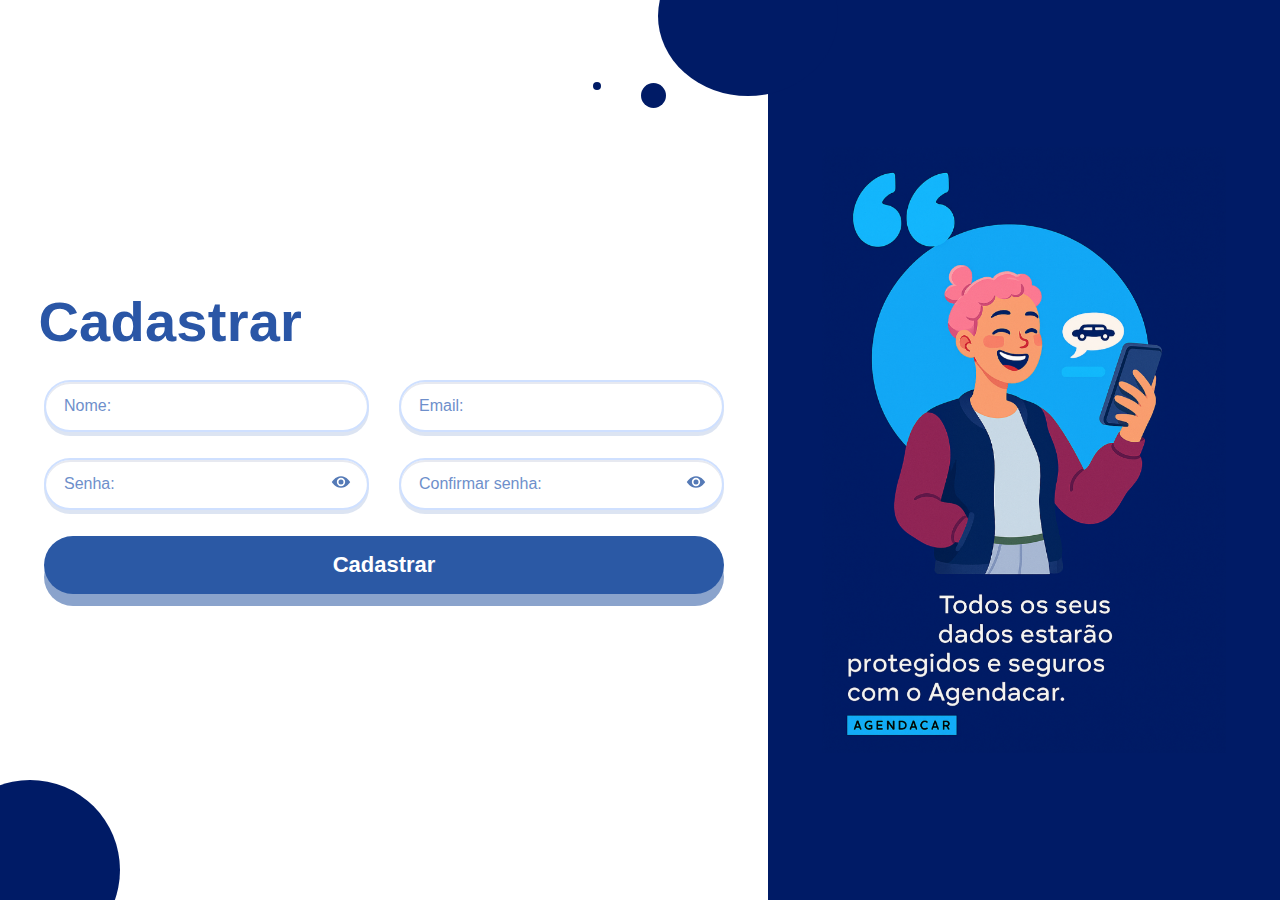
<file: frontend/template/index.html>
<!DOCTYPE html>
<html lang="pt-BR">
  <head>
    <meta charset="UTF-8" />
    <meta name="viewport" content="width=device-width, initial-scale=1.0" />
    <title>Cadastro - Agendacar</title>
    <link href="../static/style.css" rel="stylesheet" />
  </head>

  <body>
    <main class="wrap">
      <section class="left">
        <div class="bridge-ball"></div>
        <div class="pings" aria-hidden="true"><span></span><span></span></div>

        <div class="left-inner">
          <div class="header">
            <h1 class="title">Cadastrar</h1>
          </div>

          <form class="form" id="form" novalidate>
            <!-- NOME + EMAIL (AGORA COM IDs) -->
            <div class="grid-2">
              <input type="text" id="nome" placeholder="Nome:" required />
              <input type="email" id="email" placeholder="Email:" required />
            </div>

            <!-- SENHA + CONFIRMAR SENHA (8+ dígitos) -->
            <div class="grid-2">
              <div class="password-wrapper">
                <input
                  type="password"
                  id="senha"
                  placeholder="Senha:"
                  minlength="8"
                  required
                />
                <span class="toggle" onclick="togglePassword('senha', this)">
                  <svg
                    class="eye open"
                    xmlns="http://www.w3.org/2000/svg"
                    viewBox="0 0 24 24"
                    width="20"
                    height="20"
                  >
                    <path
                      fill="currentColor"
                      d="M12 5c-7 0-11 7-11 7s4 7 11 7 11-7 11-7-4-7-11-7zm0 12a5 5 0 110-10 5 5 0 010 10zm0-8a3 3 0 100 6 3 3 0 000-6z"
                    />
                  </svg>
                  <svg
                    class="eye closed"
                    xmlns="http://www.w3.org/2000/svg"
                    viewBox="0 0 24 24"
                    width="20"
                    height="20"
                  >
                    <path
                      fill="currentColor"
                      d="M12 5c-2.19 0-4.19.5-6 1.35L4.35 4.7 3 6.05l3.1 3.1C4.27 10.34 3 12 3 12s4 7 9 7c1.86 0 3.57-.56 5.05-1.49L18.95 20l1.41-1.41L5.41 3.64 4 5.05 6.2 7.25C8.07 6.47 10.01 6 12 6c7 0 11 7 11 7s-1.14 1.88-3.05 3.49L19.66 14C21.09 12.85 22 11.5 22 11.5S18 5 12 5z"
                    />
                  </svg>
                </span>
              </div>

              <div class="password-wrapper">
                <input
                  type="password"
                  id="confirmar"
                  placeholder="Confirmar senha:"
                  minlength="8"
                  required
                />
                <span
                  class="toggle"
                  onclick="togglePassword('confirmar', this)"
                >
                  <svg
                    class="eye open"
                    xmlns="http://www.w3.org/2000/svg"
                    viewBox="0 0 24 24"
                    width="20"
                    height="20"
                  >
                    <path
                      fill="currentColor"
                      d="M12 5c-7 0-11 7-11 7s4 7 11 7 11-7 11-7-4-7-11-7zm0 12a5 5 0 110-10 5 5 0 010 10zm0-8a3 3 0 100 6 3 3 0 000-6z"
                    />
                  </svg>
                  <svg
                    class="eye closed"
                    xmlns="http://www.w3.org/2000/svg"
                    viewBox="0 0 24 24"
                    width="20"
                    height="20"
                  >
                    <path
                      fill="currentColor"
                      d="M12 5c-2.19 0-4.19.5-6 1.35L4.35 4.7 3 6.05l3.1 3.1C4.27 10.34 3 12 3 12s4 7 9 7c1.86 0 3.57-.56 5.05-1.49L18.95 20l1.41-1.41L5.41 3.64 4 5.05 6.2 7.25C8.07 6.47 10.01 6 12 6c7 0 11 7 11 7s-1.14 1.88-3.05 3.49L19.66 14C21.09 12.85 22 11.5 22 11.5S18 5 12 5z"
                    />
                  </svg>
                </span>
              </div>
            </div>

            <div class="btn-row">
              <button class="btn" type="submit">Cadastrar</button>
            </div>

            <p id="msg" class="msg" aria-live="polite"></p>
          </form>

          <div class="corner-bubble" aria-hidden="true"></div>
        </div>
      </section>

      <section class="right">
        <img src="../img/Imagempj.png" alt="Imagem lateral" class="hero-img" />
      </section>
    </main>

    <script src="../static/main.js"></script>
  </body>
</html>
</file>
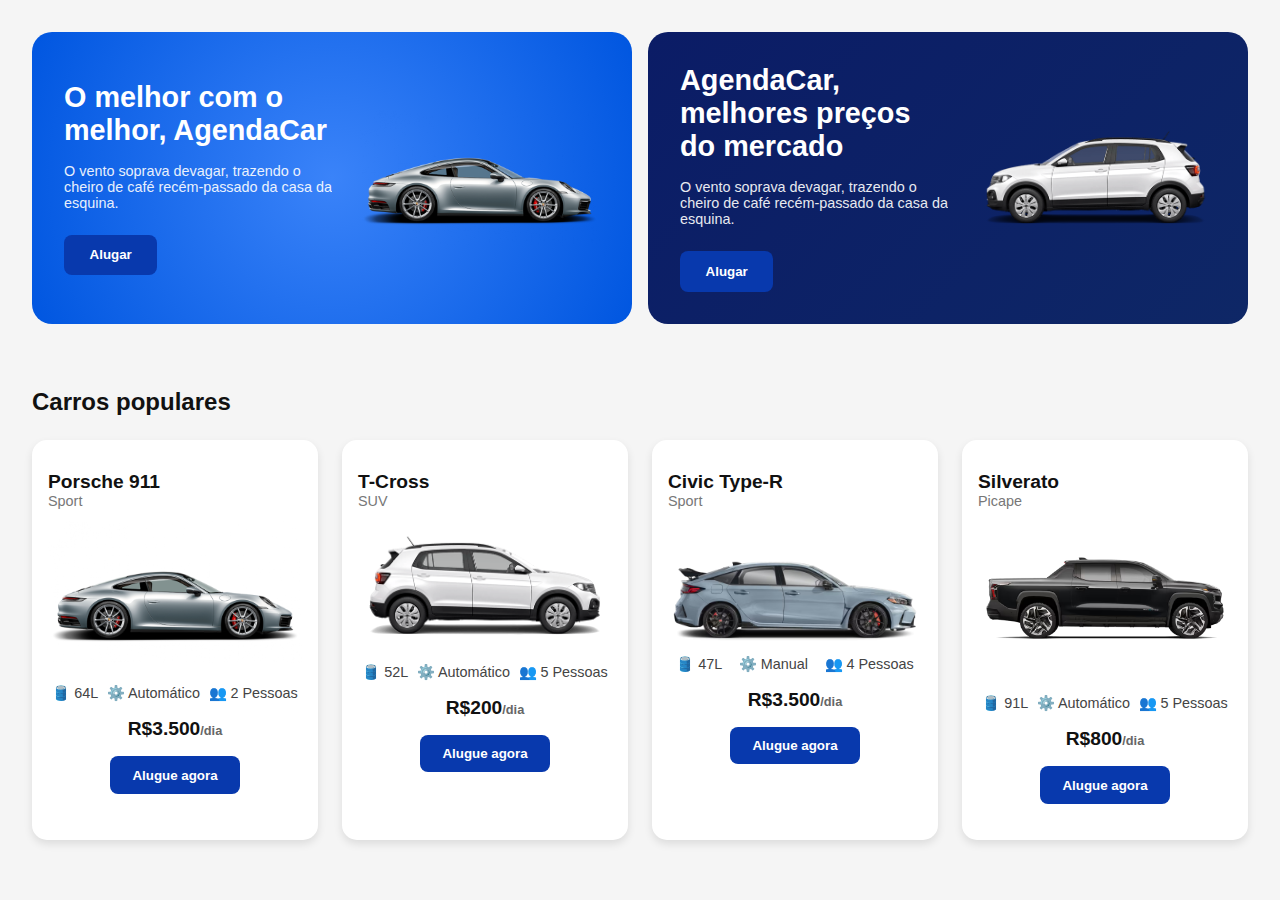
<file: frontend/template/aluguel.html>
<!DOCTYPE html>
<html lang="pt-BR">
  <head>
    <meta charset="UTF-8" />
    <meta name="viewport" content="width=device-width, initial-scale=1.0" />
    <title>AgendaCar</title>
    <link rel="stylesheet" href="../static/Aluguel.css" />
  </head>
  <body>
    <header class="banner-container">
      <div class="banner blue">
        <div class="text">
          <h1>O melhor com o melhor, AgendaCar</h1>
          <p>
            O vento soprava devagar, trazendo o cheiro de café recém-passado da
            casa da esquina.
          </p>
          <button>Alugar</button>
        </div>
        <img src="../img/porsche.png" alt="Porsche 911" />
      </div>

      <div class="banner darkblue">
        <div class="text">
          <h1>AgendaCar, melhores preços do mercado</h1>
          <p>
            O vento soprava devagar, trazendo o cheiro de café recém-passado da
            casa da esquina.
          </p>
          <button>Alugar</button>
        </div>
        <img src="../img/comprar-sense-200-tsi-automatica_5b696e8da4.png" alt="T-Cross" />
      </div>
    </header>

    <main>
      <h2>Carros populares</h2>
      <section class="cars">
        <div class="car-card" id="card1">
          <h3>Porsche 911</h3>
          <p class="type">Sport</p>
          <img src="../img/porsche.png" alt="Porsche 911" />
          <div class="details">
            <span>🛢️ 64L</span>
            <span>⚙️ Automático</span>
            <span>👥 2 Pessoas</span>
          </div>
          <p class="price">R$3.500<span>/dia</span></p>
          <button>Alugue agora</button>
        </div>

        <div class="car-card" id="card2">
          <h3>T-Cross</h3>
          <p class="type">SUV</p>
          <img
            src="../img/comprar-sense-200-tsi-automatica_5b696e8da4.png"
            alt="T-Cross"
          />
          <div class="inf">
            <div class="details">
              <span>🛢️ 52L</span>
              <span>⚙️ Automático</span>
              <span>👥 5 Pessoas</span>
            </div>
            <p class="price">R$200<span>/dia</span></p>
            <button>Alugue agora</button>
          </div>
        </div>

        <div class="car-card" id="card3">
          <h3>Civic Type-R</h3>
          <p class="type">Sport</p>
          <img src="../img/C462088_GA_Side.avif" alt="Civic Type-R" />
          <div class="details">
            <span>🛢️ 47L</span>
            <span>⚙️ Manual</span>
            <span>👥 4 Pessoas</span>
          </div>
          <p class="price">R$3.500<span>/dia</span></p>
          <button>Alugue agora</button>
        </div>

        <div class="car-card" id="card4">
          <h3>Silverato</h3>
          <p class="type">Picape</p>
          <img
            src="../img/2024-Silverado-EV-hero.avif"
            alt="Silverato"
          />
          <div class="details">
            <span>🛢️ 91L</span>
            <span>⚙️ Automático</span>
            <span>👥 5 Pessoas</span>
          </div>
          <p class="price">R$800<span>/dia</span></p>
          <button>Alugue agora</button>
        </div>
      </section>
    </main>
  </body>
</html>
</file>
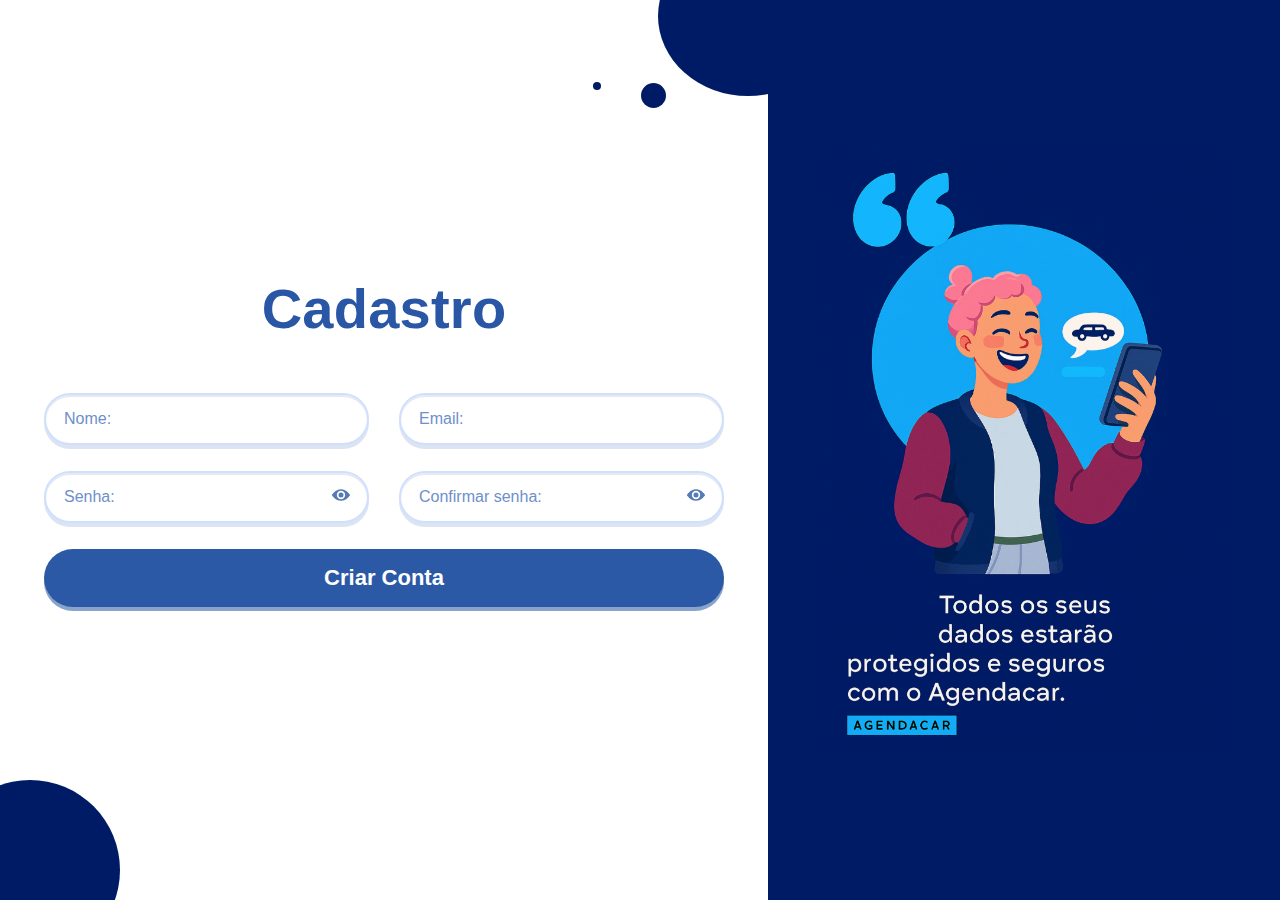
<file: frontend/template/Cadastro.html>
<!DOCTYPE html>
<html lang="pt-BR">
  <head>
    <meta charset="UTF-8" />
    <meta name="viewport" content="width=device-width, initial-scale=1.0" />
    <title>Cadastro - Agendacar</title>
    <link href="../static/Cadastro.css" rel="stylesheet" />
  </head>

  <body>
    <main class="wrap">
      <section class="left">
        <div class="bridge-ball"></div>
        <div class="pings" aria-hidden="true"><span></span><span></span></div>

        <div class="left-inner">
          <div class="header">
            <h1 class="title">Cadastro</h1>
          </div>

          <form class="form" id="form" novalidate>
            <div class="grid-2">
              <input type="text" id="nome" placeholder="Nome:" required />
              <input type="email" id="email" placeholder="Email:" required />
            </div>

            <div class="grid-2">
              <div class="password-wrapper">
                <input
                  type="password"
                  id="senha"
                  placeholder="Senha:"
                  minlength="8"
                  required
                />
                <span class="toggle" onclick="togglePassword('senha', this)">
                  <svg
                    class="eye open"
                    xmlns="http://www.w3.org/2000/svg"
                    viewBox="0 0 24 24"
                    width="20"
                    height="20"
                  >
                    <path
                      fill="currentColor"
                      d="M12 5c-7 0-11 7-11 7s4 7 11 7 11-7 11-7-4-7-11-7zm0 12a5 5 0 110-10 5 5 0 010 10zm0-8a3 3 0 100 6 3 3 0 000-6z"
                    />
                  </svg>
                  <svg
                    class="eye closed"
                    xmlns="http://www.w3.org/2000/svg"
                    viewBox="0 0 24 24"
                    width="20"
                    height="20"
                  >
                    <path
                      fill="currentColor"
                      d="M12 5c-2.19 0-4.19.5-6 1.35L4.35 4.7 3 6.05l3.1 3.1C4.27 10.34 3 12 3 12s4 7 9 7c1.86 0 3.57-.56 5.05-1.49L18.95 20l1.41-1.41L5.41 3.64 4 5.05 6.2 7.25C8.07 6.47 10.01 6 12 6c7 0 11 7 11 7s-1.14 1.88-3.05 3.49L19.66 14C21.09 12.85 22 11.5 22 11.5S18 5 12 5z"
                    />
                  </svg>
                </span>
              </div>

              <div class="password-wrapper">
                <input
                  type="password"
                  id="confirmar"
                  placeholder="Confirmar senha:"
                  minlength="8"
                  required
                />
                <span
                  class="toggle"
                  onclick="togglePassword('confirmar', this)"
                >
                  <svg
                    class="eye open"
                    xmlns="http://www.w3.org/2000/svg"
                    viewBox="0 0 24 24"
                    width="20"
                    height="20"
                  >
                    <path
                      fill="currentColor"
                      d="M12 5c-7 0-11 7-11 7s4 7 11 7 11-7 11-7-4-7-11-7zm0 12a5 5 0 110-10 5 5 0 010 10zm0-8a3 3 0 100 6 3 3 0 000-6z"
                    />
                  </svg>
                  <svg
                    class="eye closed"
                    xmlns="http://www.w3.org/2000/svg"
                    viewBox="0 0 24 24"
                    width="20"
                    height="20"
                  >
                    <path
                      fill="currentColor"
                      d="M12 5c-2.19 0-4.19.5-6 1.35L4.35 4.7 3 6.05l3.1 3.1C4.27 10.34 3 12 3 12s4 7 9 7c1.86 0 3.57-.56 5.05-1.49L18.95 20l1.41-1.41L5.41 3.64 4 5.05 6.2 7.25C8.07 6.47 10.01 6 12 6c7 0 11 7 11 7s-1.14 1.88-3.05 3.49L19.66 14C21.09 12.85 22 11.5 22 11.5S18 5 12 5z"
                    />
                  </svg>
                </span>
              </div>
            </div>

            <div class="btn-row">
              <button class="btn" type="submit">Criar Conta</button>
            </div>

            <p id="msg" class="msg" aria-live="polite"></p>
          </form>

          <div class="corner-bubble" aria-hidden="true"></div>
        </div>
      </section>

      <section class="right">
        <img src="../img/Imagempj.png" alt="Imagem lateral" class="hero-img" />
      </section>
    </main>

    <script>
      function togglePassword(id, el) {
        const input = document.getElementById(id);
        if (!input || !el) return;
        const open = el.querySelector(".eye.open");
        const closed = el.querySelector(".eye.closed");
        const isPassword = input.type === "password";
        input.type = isPassword ? "text" : "password";
        if (open && closed) {
          open.style.display = isPassword ? "none" : "inline";
          closed.style.display = isPassword ? "inline" : "none";
        }
      }

      function emailValido(email) {
        const regexBasico = /^[^\s@]+@[^\s@]+\.[^\s@]+$/;
        if (!regexBasico.test(email)) return false;
        const dominiosPermitidos = [
          "gmail.com",
          "hotmail.com",
          "outlook.com",
          "yahoo.com",
          "live.com",
          "icloud.com",
        ];
        const dominio = email.split("@")[1]?.toLowerCase();
        return dominiosPermitidos.includes(dominio);
      }

      document.addEventListener("DOMContentLoaded", () => {
        const form = document.getElementById("form");
        const inputNome = document.getElementById("nome");
        const inputEmail = document.getElementById("email");
        const inputSenha = document.getElementById("senha");
        const inputConfirmar = document.getElementById("confirmar");
        const msg = document.getElementById("msg");
        const botao = document.querySelector(".btn");

        if (!form || !botao) return;

        function resetBotao() {
          botao.disabled = false;
          botao.classList.remove("loading", "success");
          botao.style.cursor = "pointer";
          botao.textContent = "Criar Conta";
        }

        form.addEventListener("submit", async (event) => {
          event.preventDefault(); // Impede recarregar a tela

          const nome = inputNome.value.trim();
          const email = inputEmail.value.trim();
          const senha = inputSenha.value;
          const confirmar = inputConfirmar.value;

          if (msg) {
            msg.textContent = "";
            msg.style.opacity = "0";
          }

          botao.disabled = true;
          botao.classList.add("loading");
          botao.textContent = "Processando...";

          // VALIDAÇÕES
          if (!nome || !email || !senha || !confirmar) {
            if (msg) {
              msg.textContent = "Preencha todos os campos.";
              msg.style.color = "#dc3545";
              msg.style.opacity = "1";
            }
            resetBotao();
            return;
          }
          if (!emailValido(email)) {
            if (msg) {
              msg.textContent = "Email inválido.";
              msg.style.color = "#dc3545";
              msg.style.opacity = "1";
            }
            resetBotao();
            return;
          }
          if (senha.length < 8) {
            if (msg) {
              msg.textContent = "Senha deve ter 8+ caracteres.";
              msg.style.color = "#dc3545";
              msg.style.opacity = "1";
            }
            resetBotao();
            return;
          }
          if (senha !== confirmar) {
            if (msg) {
              msg.textContent = "Senhas não conferem.";
              msg.style.color = "#dc3545";
              msg.style.opacity = "1";
            }
            resetBotao();
            return;
          }

          try {
            // 1. CONECTA NO FLASK (Porta 5000)
            const resp = await fetch("http://127.0.0.1:5000/cadastrar", {
              method: "POST",
              headers: { "Content-Type": "application/json" },
              body: JSON.stringify({ nome, email, senha }),
            });

            let data = {};
            try {
              data = await resp.json();
            } catch (e) {}

            if (!resp.ok || data.status === "erro") {
              const erroMsg = data.msg || "Erro ao cadastrar.";
              if (msg) {
                msg.textContent = erroMsg;
                msg.style.color = "#dc3545";
                msg.style.opacity = "1";
              }
              resetBotao();
              return;
            }

            // SUCESSO
            if (msg) {
              msg.textContent = "Cadastrado com sucesso!";
              msg.style.color = "green";
              msg.style.opacity = "1";
            }
            botao.classList.remove("loading");
            botao.classList.add("success");
            botao.textContent = "✔";

            setTimeout(() => {
              // 2. VOLTA PRO ARQUIVO NO LIVE SERVER
              window.location.href = "Login.html";
            }, 1000);
          } catch (erro) {
            console.error(erro);
            if (msg) {
              msg.textContent = "Erro de conexão com o Python.";
              msg.style.color = "#dc3545";
              msg.style.opacity = "1";
            }
            resetBotao();
          }
        });
      });
    </script>
  </body>
</html>
</file>
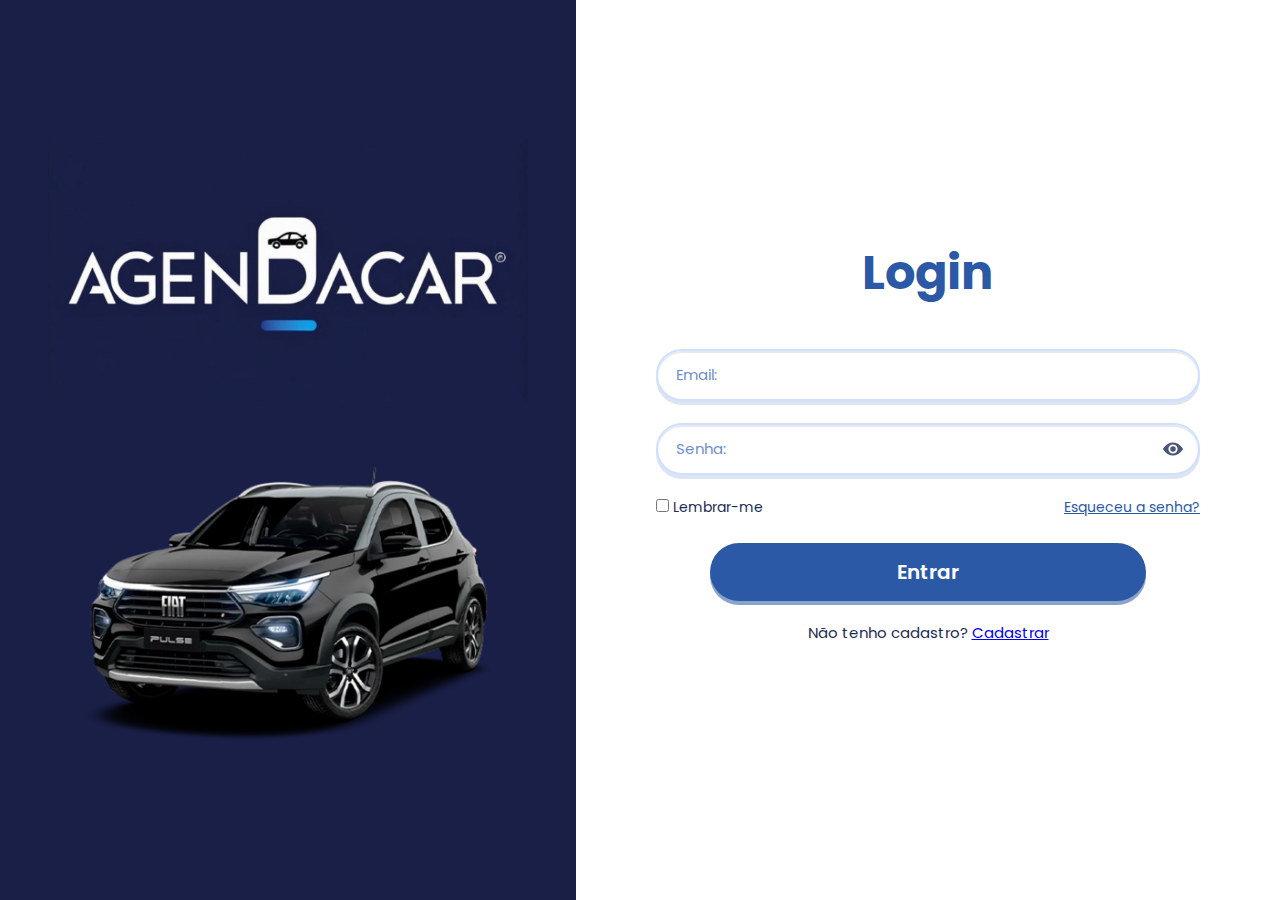
<file: frontend/template/Login.html>
<!DOCTYPE html>
<html lang="pt-BR">
  <head>
    <meta charset="UTF-8" />
    <meta name="viewport" content="width=device-width, initial-scale=1.0" />
    <title>Login - Agendacar</title>
    <link rel="stylesheet" href="../static/Login.css" />
  </head>

  <body>
    <div class="container">
      <div class="left-side">
        <div class="logo">
          <img src="../img/Agendacarlog.png" alt="Agendacar" />
        </div>
        <img src="../img/carro.png" alt="Carro Fiat" class="car-img" />
      </div>

      <div class="right-side">
        <h1>Login</h1>

        <form id="loginForm" method="POST" action="/">
          <div class="input-box">
            <input
              type="email"
              id="email"
              name="email"
              placeholder="Email:"
              required
            />
          </div>

          <div class="input-box password-wrapper">
            <input
              type="password"
              id="senha"
              name="senha"
              placeholder="Senha:"
              required
            />

            <span class="toggle" onclick="togglePassword('senha', this)">
              <svg
                class="eye open"
                xmlns="http://www.w3.org/2000/svg"
                viewBox="0 0 24 24"
                width="22"
                height="22"
              >
                <path
                  fill="currentColor"
                  d="M12 5c-7 0-11 7-11 7s4 7 11 7 11-7 11-7-4-7-11-7zm0 12a5 5 0 110-10 5 5 0 010 10zm0-8a3 3 0 100 6 3 3 0 000-6z"
                />
              </svg>

              <svg
                class="eye closed"
                xmlns="http://www.w3.org/2000/svg"
                viewBox="0 0 24 24"
                width="22"
                height="22"
              >
                <path
                  fill="currentColor"
                  d="M12 5c-2.19 0-4.19.5-6 1.35L4.35 4.7 3 6.05l3.1 3.1C4.27 10.34 3 12 3 12s4 7 9 7c1.86 0 3.57-.56 5.05-1.49L18.95 20l1.41-1.41L5.41 3.64 4 5.05 6.2 7.25C8.07 6.47 10.01 6 12 6c7 0 11 7 11 7s-1.14 1.88-3.05 3.49L19.66 14C21.09 12.85 22 11.5 22 11.5S18 5 12 5z"
                />
              </svg>
            </span>
          </div>

          <div class="options">
            <label><input type="checkbox" /> Lembrar-me</label>
            <a href="#">Esqueceu a senha?</a>
          </div>

          <div class="btn-row">
            <button type="submit" class="btn">Entrar</button>
          </div>

          <p class="register">
            Não tenho cadastro?
            <a href="Cadastro.html">Cadastrar</a>
          </p>

          <p id="loginMsg" class="register"></p>
        </form>
      </div>
    </div>

    <script src="../static/login.js"></script>
  </body>
</html>
</file>
<file: frontend/static/style.css>
:root {
  --blue-900: #001b66;
  --blue-500: #2b59a5;
  --blue-300: #cfe0ff;
  --ink: #1b2b52;
  --bg: #ffffff;
}

* {
  box-sizing: border-box;
  margin: 0;
  padding: 0;
}
html,
body {
  height: 100%;
}
body {
  background: var(--bg);
  font-family: "Poppins", sans-serif;
  color: var(--ink);
}

.wrap {
  display: flex;
  width: 100%;
  height: 100vh;
  overflow: hidden;
}

.left {
  flex: 0 0 60%;
  background: #fff;
  position: relative;
  display: flex;
  align-items: center;
  justify-content: center;
}

.left-inner {
  width: 90%;
  max-width: 920px;
  margin-top: -8px;
}

.header {
  display: flex;
  align-items: center;
  justify-content: space-between;
  margin-bottom: 26px;
  justify-content: flex-start;
}
.title {
  font-size: 56px;
  font-weight: 700;
  color: #2a56a6;
  letter-spacing: 0.25px;
}

.form {
  width: 100%;
}

.grid-2 {
  display: grid;
  grid-template-columns: repeat(2, 1fr);
  max-width: 760px;
  gap: 22px 40px;
  margin: 0 auto 26px auto;
}

.form input {
  width: 100%;
  height: 52px;
  border-radius: 26px;
  border: 2px solid var(--blue-300);
  padding: 0 18px;
  font-size: 16px;
  color: #224a8d;
  background: #fff;
  outline: none;
  box-shadow: 0 4px 0 rgba(118, 151, 203, 0.26),
    inset 0 2px 0 rgba(18, 44, 103, 0.1);
}
.form input::placeholder {
  color: #6e8fcb;
}

.password-wrapper {
  position: relative;
  display: flex;
  align-items: center;
}
.password-wrapper input {
  width: 100%;
  padding-right: 45px;
}
.password-wrapper .toggle {
  position: absolute;
  right: 18px;
  cursor: pointer;
  user-select: none;
  color: #2b59a5;
  opacity: 0.8;
  transition: opacity 0.2s;
}
.password-wrapper .toggle:hover {
  opacity: 1;
}
.password-wrapper .eye.closed {
  display: none;
}

.btn-row {
  display: flex;
  justify-content: center;
  width: 100%;
  margin-top: 18px;
}
.btn {
  max-width: 360px;
  width: 100%;
  height: 58px;
  border: none;
  border-radius: 30px;
  font-size: 22px;
  font-weight: 600;
  color: #fff;
  background: var(--blue-500);
  box-shadow: 0 12px 0 #8aa3cc;
  cursor: pointer;
  transition: transform 0.08s ease-in;
}
.btn:active {
  transform: translateY(2px);
}
.msg {
  text-align: center;
  margin-top: 10px;
  font-size: 13px;
  color: #2b59a5;
  max-width: 760px;
  margin-left: auto;
  margin-right: auto;
}

.corner-bubble {
  position: absolute;
  left: -60px;
  bottom: -60px;
  width: 180px;
  height: 180px;
  border-radius: 50%;
  background: var(--blue-900);
}

.bridge-ball {
  position: absolute;
  top: -64px;
  right: -70px;
  width: 180px;
  height: 160px;
  border-radius: 70%;
  background: var(--blue-900);
  filter: none;
  z-index: 2;
}

.pings {
  position: absolute;
  top: 81px;
  right: 102px;
  display: flex;
  align-items: center;
  gap: 40px;
  transform: none;
  z-index: 3;
}

.pings span {
  background: var(--blue-900);
  border-radius: 50%;
  box-shadow: none;
}

.pings span:nth-child(1) {
  width: 8px;
  height: 8px;
  transform: translateY(-8px);
}

.pings span:nth-child(2) {
  width: 25px;
  height: 25px;
  transform: translateY(2px);
}

.right {
  flex: 0 0 40%;
  background: var(--blue-900);
  position: relative;
  overflow: hidden;
  display: flex;
  align-items: center;
  justify-content: center;
}

.hero-img {
  width: 79%;
  height: auto;
  object-fit: contain;
  object-position: 45% bottom;
  display: block;
}

@media (max-width: 1300px) {
  .grid-2 {
    max-width: 680px;
    gap: 20px 30px;
  }
  .btn,
  .msg {
    max-width: 680px;
  }
}

@media (max-width: 1100px) {
  .wrap {
    flex-direction: column;
  }
  .right {
    min-height: 52vh;
  }
  .left-inner {
    width: 90%;
    padding: 40px 0;
    margin: 0 auto;
    text-align: center;
  }
  .header {
    justify-content: center;
  }
  .grid-2 {
    grid-template-columns: 1fr;
    justify-content: stretch;
    max-width: 100%;
    margin: 0 auto 26px auto;
  }
  .btn-row {
    max-width: 100%;
  }
  .btn,
  .msg {
    max-width: 100%;
  }
  .title {
    font-size: 44px;
  }
}
</file>
<file: frontend/static/Aluguel.css>
* {
  margin: 0;
  padding: 0;
  box-sizing: border-box;
  font-family: 'Inter', sans-serif;
}

body {
  background-color: #f5f5f5;
  color: #111;
}

.banner-container {
  display: flex;
  gap: 1rem;
  padding: 2rem;
  flex-wrap: wrap;
}

.banner {
  flex: 1;
  min-width: 320px;
  border-radius: 20px;
  color: #fff;
  padding: 2rem;
  display: flex;
  align-items: center;
  justify-content: space-between;
}

.banner img {
  width: 45%;
  height: auto;
}

.banner.blue {
  background: radial-gradient(circle at center, #3a83f9 0%, #0056e0 100%);
}

.banner.darkblue {
  background: linear-gradient(135deg, #0b1c66, #0e2766);
}

.banner .text {
  width: 50%;
}

.banner h1 {
  font-size: 1.8rem;
  margin-bottom: 1rem;
}

.banner p {
  font-size: 0.9rem;
  margin-bottom: 1.5rem;
  opacity: 0.9;
}

.banner button {
  background: #0839ad;
  border: none;
  color: #fff;
  padding: 0.8rem 1.6rem;
  border-radius: 8px;
  cursor: pointer;
  font-weight: 600;
}

.banner button:hover {
  background-color: #002c8d;
}

main {
  padding: 2rem;
}

main h2 {
  font-size: 1.5rem;
  margin-bottom: 1.5rem;
}

.cars {
  display: grid;
  grid-template-columns: repeat(auto-fit, minmax(250px, 1fr));
  gap: 1.5rem;
}

.car-card#card1 img {
  margin-bottom: 15px;
  padding-bottom: 2px;

}

.car-card#card2 img {
  transform: scaleX(-1);
  margin-top: -25px;
}

.car-card#card2 .inf {
  margin-top: -31px;
}

.car-card .type, .car-card h3 {
  text-align: start;
  ;
}

.car-card#card3 img{
  transform: scaleX(-1);
  margin-bottom: -45px;
  margin-top: -15px;
  
}

.car-card#card4 img {
  margin-top: -8px;
  padding-bottom: 35px;

}

.car-card {
  background: #fff;
  border-radius: 15px;
  padding: 1rem;
  box-shadow: 0 4px 8px rgba(0,0,0,0.1);
  text-align: center;
  transition: transform 0.2s ease, box-shadow 0.2s ease;
}

.car-card:hover {
  transform: translateY(-5px);
  box-shadow: 0 6px 16px rgba(0,0,0,0.15);
}

.car-card img {
  width: 100%;
  height: auto;
  margin-bottom: 1rem;

}

.car-card h3 {
  font-size: 1.2rem;
  padding-top: 15px ;
}

.car-card .type {
  color: #777;
  font-size: 0.9rem;
  margin-bottom: 0.8rem;
}



.details {
  display: flex;
  justify-content: space-around;
  font-size: 0.9rem;
  margin-bottom: 1rem;
  color: #444;
}

.price {
  font-weight: bold;
  font-size: 1.2rem;
  margin-bottom: 1rem;
}

.price span {
  font-size: 0.8rem;
  color: #666;
}

.car-card button {
  margin-bottom: 20px;
  background-color: #0839ad;
  border: none;
  color: white;
  padding: 0.7rem 1.4rem;
  border-radius: 8px;
  cursor: pointer;
  font-weight: 600;
}

.car-card button:hover {
  background-color: #002c8d;
}
</file>
<file: frontend/static/Cadastro.css>
:root {
  --blue-900: #001b66;
  --blue-500: #2b59a5;
  --blue-300: #cfe0ff;
  --ink: #1b2b52;
  --bg: #ffffff;
}

* {
  box-sizing: border-box;
  margin: 0;
  padding: 0;
}
html,
body {
  height: 100%;
}
body {
  background: var(--bg);
  font-family: "Poppins", sans-serif;
  color: var(--ink);
}

.wrap {
  display: flex;
  width: 100%;
  height: 100vh;
  overflow: hidden;
}

.left {
  flex: 0 0 60%;
  background: #fff;
  position: relative;
  display: flex;
  align-items: center;
  justify-content: center;
}

.left-inner {
  width: 90%;
  max-width: 920px;
  margin-top: -8px;
}

.header {
  display: flex;
  align-items: center;
  justify-content: space-between;
  margin-bottom: 26px;
  justify-content: flex-start;
}
.title {
  font-size: 56px;
  font-weight: 700;
  color: #2a56a6;
  letter-spacing: 0.25px;
  max-width: 760px;
  gap: 22px 40px;
  margin: 0 auto 26px auto;
}

.form {
  width: 100%;
}

.grid-2 {
  display: grid;
  grid-template-columns: repeat(2, 1fr);
  max-width: 760px;
  gap: 22px 40px;
  margin: 0 auto 26px auto;
}

.form input {
  width: 100%;
  height: 52px;
  border-radius: 26px;
  border: 2px solid var(--blue-300);
  padding: 0 18px;
  font-size: 16px;
  color: #224a8d;
  background: #fff;
  outline: none;
  box-shadow: 0 4px 0 rgba(118, 151, 203, 0.26),
    inset 0 2px 0 rgba(18, 44, 103, 0.1);
}
.form input::placeholder {
  color: #6e8fcb;
}

.password-wrapper {
  position: relative;
  display: flex;
  align-items: center;
}
.password-wrapper input {
  width: 100%;
  padding-right: 45px;
}
.password-wrapper .toggle {
  position: absolute;
  right: 18px;
  cursor: pointer;
  user-select: none;
  color: #2b59a5;
  opacity: 0.8;
  transition: opacity 0.2s;
}
.password-wrapper .toggle:hover {
  opacity: 1;
}
.password-wrapper .eye.closed {
  display: none;
}

.btn-row {
  display: flex;
  justify-content: center;
  width: 100%;
  margin-top: 18px;
}
.btn {
  max-width: 360px;
  width: 100%;
  height: 58px;
  border: none;
  border-radius: 30px;
  font-size: 22px;
  font-weight: 600;
  color: #fff;
  background: var(--blue-500);
  box-shadow: 0 4px 0 #8aa3cc;
  cursor: pointer;
  transition: transform 0.08s ease-in;
}
.btn:active {
  transform: translateY(2px);
}
.msg {
  text-align: center;
  margin-top: 10px;
  font-size: 13px;
  color: #2b59a5;
  max-width: 760px;
  margin-left: auto;
  margin-right: auto;
}

.corner-bubble {
  position: absolute;
  left: -60px;
  bottom: -60px;
  width: 180px;
  height: 180px;
  border-radius: 50%;
  background: var(--blue-900);
}

.bridge-ball {
  position: absolute;
  top: -64px;
  right: -70px;
  width: 180px;
  height: 160px;
  border-radius: 70%;
  background: var(--blue-900);
  filter: none;
  z-index: 2;
}

.pings {
  position: absolute;
  top: 81px;
  right: 102px;
  display: flex;
  align-items: center;
  gap: 40px;
  transform: none;
  z-index: 3;
}

.pings span {
  background: var(--blue-900);
  border-radius: 50%;
  box-shadow: none;
}

.pings span:nth-child(1) {
  width: 8px;
  height: 8px;
  transform: translateY(-8px);
}

.pings span:nth-child(2) {
  width: 25px;
  height: 25px;
  transform: translateY(2px);
}

.right {
  flex: 0 0 40%;
  background: var(--blue-900);
  position: relative;
  overflow: hidden;
  display: flex;
  align-items: center;
  justify-content: center;
}

.hero-img {
  width: 79%;
  height: auto;
  object-fit: contain;
  object-position: 45% bottom;
  display: block;
}

@media (max-width: 1300px) {
  .grid-2 {
    max-width: 680px;
    gap: 20px 30px;
  }
  .btn,
  .msg {
    max-width: 680px;
  }
}

@media (max-width: 1100px) {
  .wrap {
    flex-direction: column;
  }
  .right {
    min-height: 52vh;
  }
  .left-inner {
    width: 90%;
    padding: 40px 0;
    margin: 0 auto;
    text-align: center;
  }
  .header {
    justify-content: center;
  }
  .grid-2 {
    grid-template-columns: 1fr;
    justify-content: stretch;
    max-width: 100%;
    margin: 0 auto 26px auto;
  }
  .btn-row {
    max-width: 100%;
  }
  .btn,
  .msg {
    max-width: 100%;
  }
  .title {
    font-size: 44px;
    /* ===== Animações do botão de cadastro ===== */

    .btn {
      position: relative;
      overflow: hidden;
      transition: transform 0.1s ease, box-shadow 0.1s ease,
        background 0.2s ease;
    }

    /* estado "loading": mostra spinner e esconde o texto visualmente */
    .btn.loading {
      color: transparent;
    }

    /* spinner */
    .btn.loading::after {
      content: "";
      position: absolute;
      top: 50%;
      left: 50%;
      width: 22px;
      height: 22px;
      margin: -11px 0 0 -11px;
      border-radius: 50%;
      border: 3px solid #ffffff;
      border-top-color: rgba(255, 255, 255, 0.3);
      animation: spin 0.8s linear infinite;
    }

    /* estado sucesso: botão verde + check animado */
    .btn.success {
      background: #16a34a;
      box-shadow: 0 12px 0 #0f6b34;
      color: transparent;
    }

    .btn.success::after {
      content: "✔";
      position: absolute;
      top: 50%;
      left: 50%;
      transform: translate(-50%, -50%) scale(0.5);
      font-size: 24px;
      color: #ffffff;
      animation: pop 0.35s ease forwards;
    }

    /* animação do spinner */
    @keyframes spin {
      to {
        transform: rotate(360deg);
      }
    }

    /* animação do check crescendo */
    @keyframes pop {
      0% {
        transform: translate(-50%, -50%) scale(0.4);
        opacity: 0;
      }
      60% {
        transform: translate(-50%, -50%) scale(1.1);
        opacity: 1;
      }
      100% {
        transform: translate(-50%, -50%) scale(1);
        opacity: 1;
      }
    }
    .msg {
      opacity: 0;
      transition: opacity 0.4s ease;
    }
    /* ========= ANIMAÇÃO DO BOTÃO "CADASTRAR" ========= */

    .btn {
      /* mantém o que você já tinha, só garantindo esses aqui */
      position: relative;
      overflow: hidden;
      transition: transform 0.1s ease, box-shadow 0.1s ease,
        background 0.2s ease;
    }

    /* estado carregando: some o texto e mostra um spinner */
    .btn.loading {
      color: transparent;
    }

    .btn.loading::after {
      content: "";
      position: absolute;
      top: 50%;
      left: 50%;
      width: 22px;
      height: 22px;
      margin: -11px 0 0 -11px;
      border-radius: 50%;
      border: 3px solid #ffffff;
      border-top-color: rgba(255, 255, 255, 0.3);
      animation: spin 0.8s linear infinite;
    }

    /* estado sucesso: botão verde com check */
    .btn.success {
      background: #16a34a; /* verde */
      box-shadow: 0 12px 0 #0f6b34;
      color: transparent;
    }

    .btn.success::after {
      content: "✔";
      position: absolute;
      top: 50%;
      left: 50%;
      transform: translate(-50%, -50%) scale(0.5);
      font-size: 24px;
      color: #ffffff;
      animation: pop 0.35s ease forwards;
    }

    /* animação do spinner */
    @keyframes spin {
      to {
        transform: rotate(360deg);
      }
    }

    /* animação do check crescendo */
    @keyframes pop {
      0% {
        transform: translate(-50%, -50%) scale(0.4);
        opacity: 0;
      }
      60% {
        transform: translate(-50%, -50%) scale(1.1);
        opacity: 1;
      }
      100% {
        transform: translate(-50%, -50%) scale(1);
        opacity: 1;
      }
    }

    /* msg com fade-in (vai somar com o que você já tem de .msg) */
    .msg {
      opacity: 0;
      transition: opacity 0.4s ease;
    }
  }
}
</file>
<file: frontend/static/Login.css>
@import url("https://fonts.googleapis.com/css2?family=Poppins:wght@400;600;700&display=swap");

:root {
  --blue-900: #1A1F47;
  --blue-500: #2b59a5;
  --blue-300: #cfe0ff;
  --ink: #1b2b52;
  --bg: #ffffff;
}

* {
  margin: 0;
  padding: 0;
  box-sizing: border-box;
  font-family: "Poppins", sans-serif;
}

html, body {
  width: 100%;
  height: 100%;
}

body {
  background: var(--bg);
  color: var(--ink);
  overflow-x: hidden;
}

.container {
  display: flex;
  min-height: 100vh;
  width: 100%;
}

/* LADO POSTER */
.left-side {
  flex: 0 0 45%;
  background-color: var(--blue-900);
  display: flex;
  flex-direction: column;
  justify-content: center;
  align-items: center;
  padding: 40px 20px;
}

.left-side .logo img {
  width: 480px;
  margin-bottom: 30px;
}

.car-img {
  max-width: 85%;
  height: auto;
}

/* LADO LOGIN */

.right-side {
  flex: 0 0 55%;
  background-color: #ffffff;
  display: flex;
  flex-direction: column;
  justify-content: center;
  align-items: center;

  padding: 40px 80px;
}

.right-side h1 {
  color: var(--blue-500);
  font-size: 48px;
  font-weight: 700;
  margin-bottom: 40px;
}

form {
  width: 100%;
  max-width: 560px;
  display: flex;
  flex-direction: column;
  align-items: center;
}

/* INPUTS */
.input-box {
  width: 100%;
  margin-bottom: 22px;
}

.input-box input {
  width: 100%;
  height: 52px;
  border-radius: 26px;
  border: 2px solid var(--blue-300);
  padding: 0 18px;
  font-size: 15px;
  color: #224a8d;
  background: #fff;
  outline: none;
  box-shadow: 0 4px 0 rgba(118, 151, 203, 0.26),
  inset 0 2px 0 rgba(18, 44, 103, 0.1);
  transition: border-color 0.2s ease, box-shadow 0.2s ease;
}

.input-box input::placeholder {
  color: #6e8fcb;
}

/* SENHA COM OLHO */

.input-box.password-wrapper {
  position: relative;
  display: flex;
  align-items: center;
}

.input-box.password-wrapper input {
  width: 100%;
  padding-right: 45px;
}

.input-box.password-wrapper .toggle {
  position: absolute;
  right: 16px;
  top: 50%;
  transform: translateY(-50%);
  cursor: pointer;
  opacity: .8;
  display: flex;
  transition: 0.2s;
}

.input-box.password-wrapper .toggle:hover {
  opacity: 1;
}

.input-box.password-wrapper .eye.closed {
  display: none;
}

/* BOTÃO LOGIN */

.btn-row {
  width: 100%;
  display: flex;
  justify-content: center;
  margin-top: 25px;
}

.btn {
  width: 80%;
  height: 58px;
  background: var(--blue-500);
  border: none;
  border-radius: 30px;
  font-size: 20px;
  font-weight: 600;
  color: #fff;
  box-shadow: 0 4px 0 #8aa3cc;
  cursor: pointer;
}

.btn:active {
  transform: translateY(2px);
  box-shadow: 0 8px 0 #8aa3cc;
}

.options {
  width: 100%;
  display: flex;
  justify-content: space-between;
  font-size: 14px;
}

.options a {
  color: var(--blue-500);
}

.register {
  margin-top: 20px;
  font-size: 15px;
}
</file>
